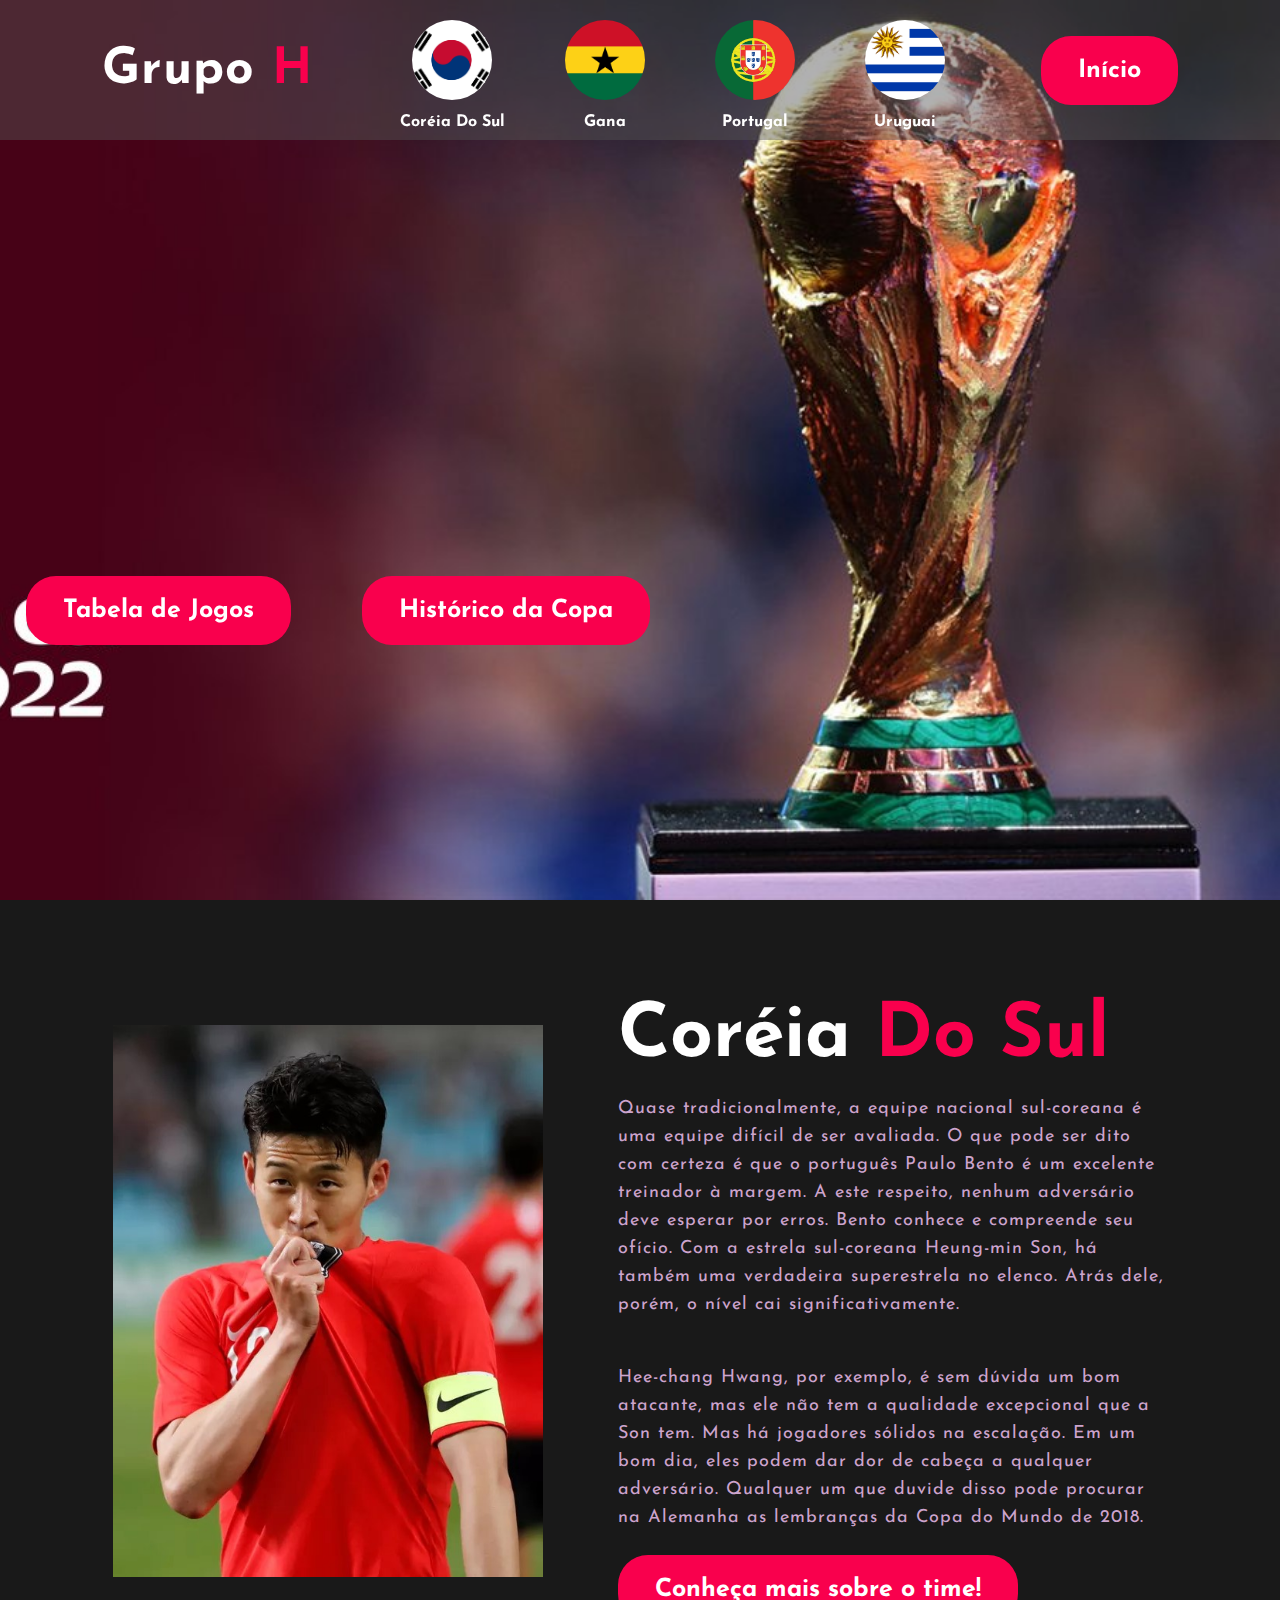
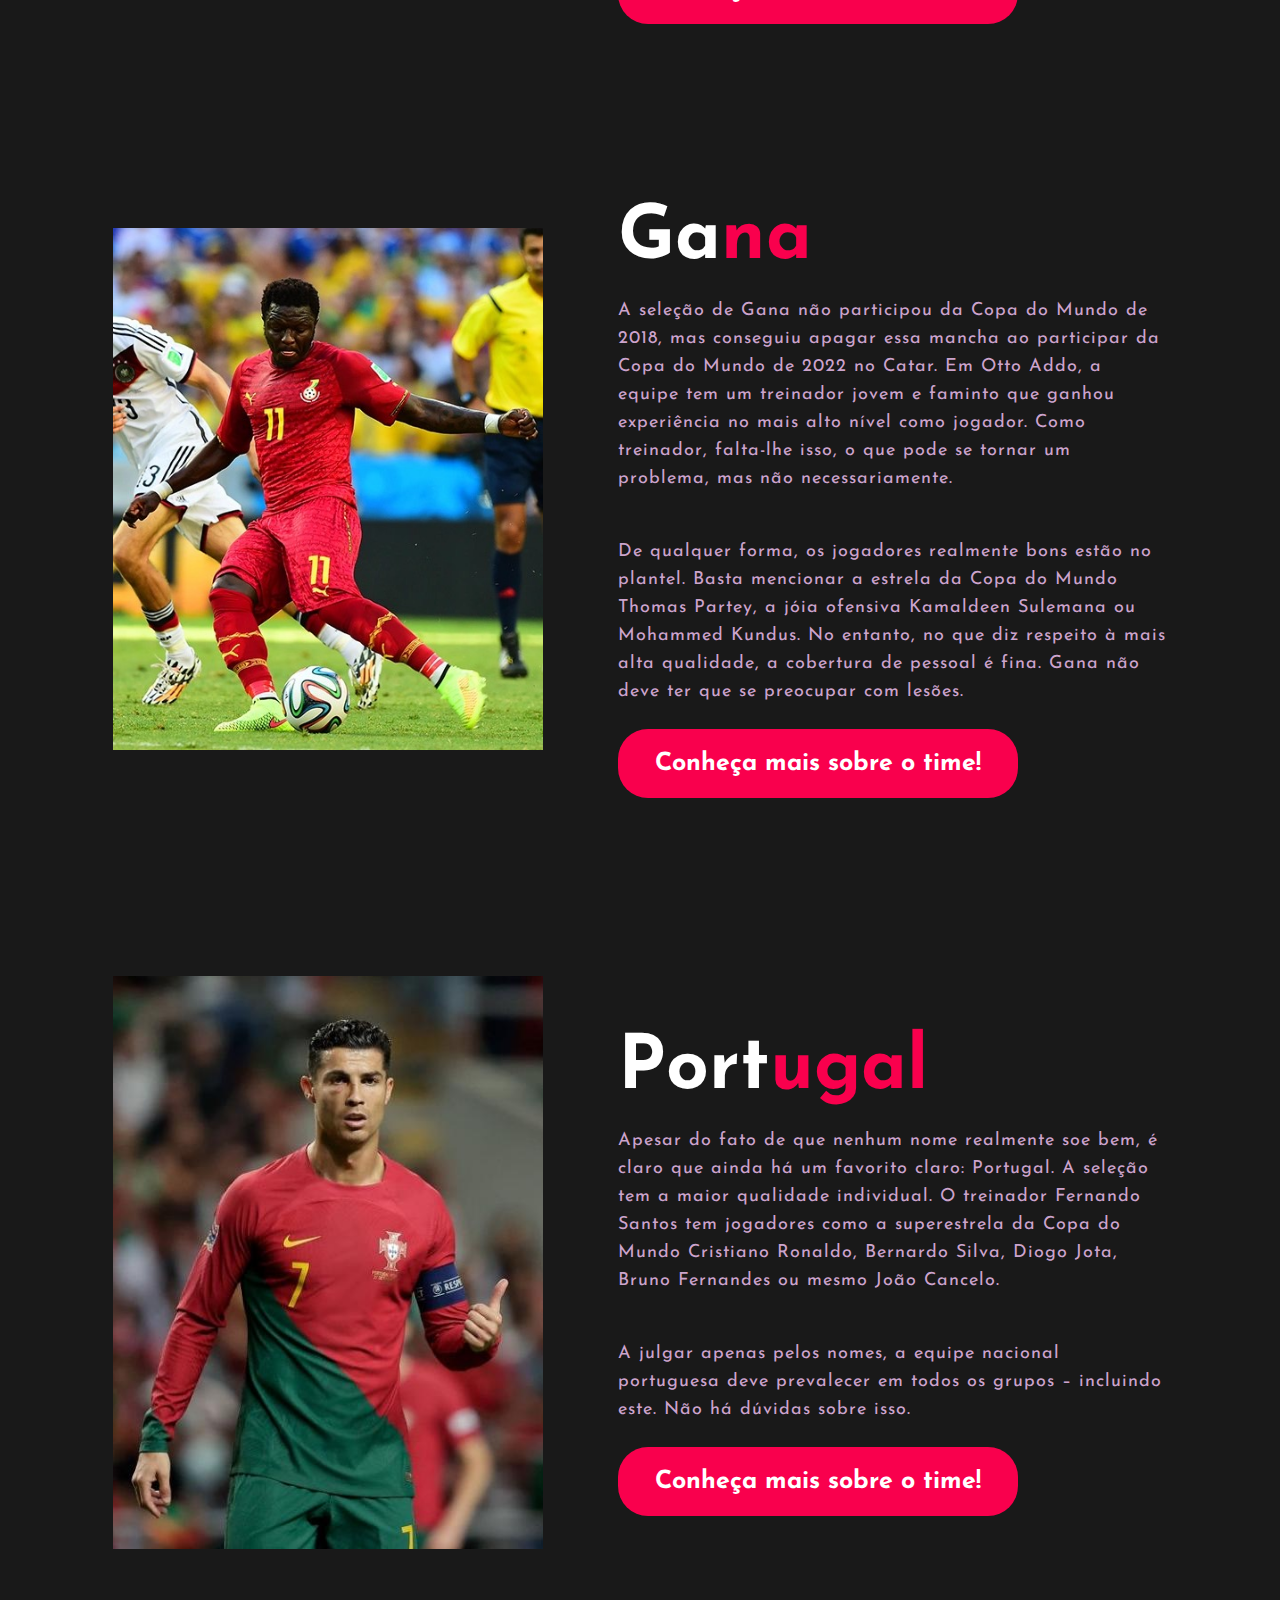
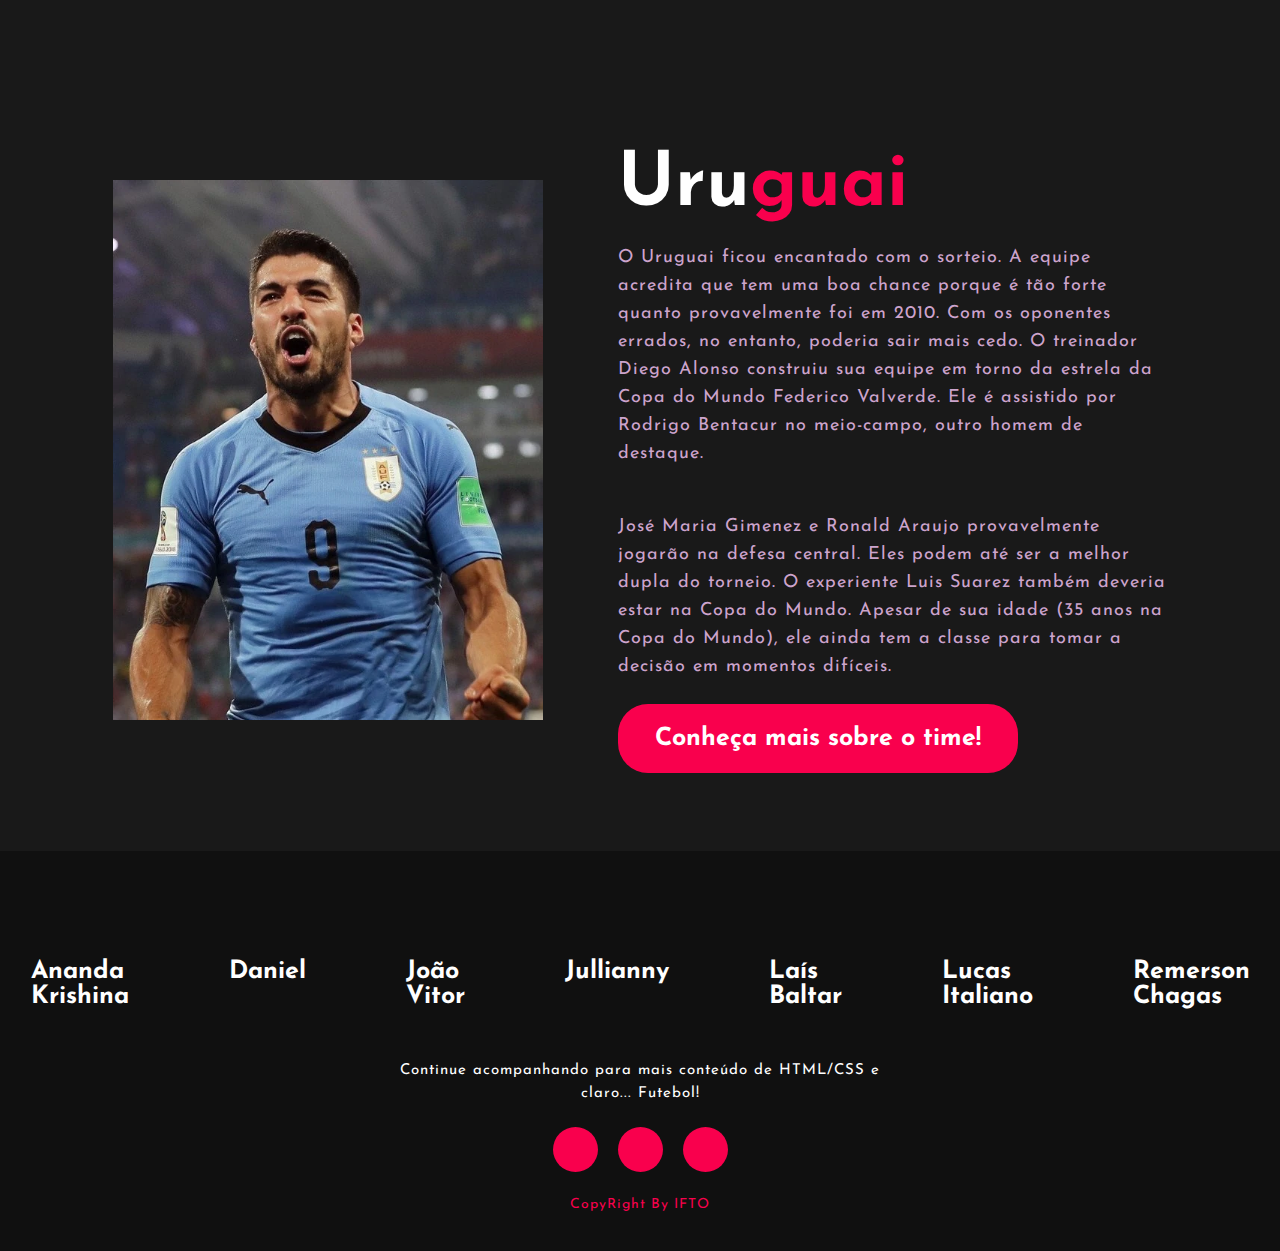
<file: Index.html>
<!DOCTYPE html>
<html lang="en">

<head>
    <meta charset="UTF-8">
    <meta http-equiv="X-UA-Compatible" content="IE=edge">
    <meta name="viewport" content="width=device-width, initial-scale=1.0">
    <link rel="stylesheet" href="Style.css">
    <link
        href="https://fonts.googleapis.com/css2?family=Josefin+Sans:ital,wght@0,100;0,200;0,300;0,400;0,500;0,600;0,700;1,100;1,200;1,300;1,400;1,500;1,600;1,700&display=swap"
        rel="stylesheet">
    <link rel="stylesheet" href="https://cdnjs.cloudflare.com/ajax/libs/font-awesome/5.15.3/css/all.min.css"
        integrity="sha512-iBBXm8fW90+nuLcSKlbmrPcLa0OT92xO1BIsZ+ywDWZCvqsWgccV3gFoRBv0z+8dLJgyAHIhR35VZc2oM/gI1w=="
        crossorigin="anonymous" referrerpolicy="no-referrer" />
    <title>Grupo H</title>
</head>

<body>
        <!--navbar-->
    <div class="background">
        <nav>
            <a href="/Index.html">
                <h2 class="logo">Grupo <span>H</span></h2>
            </a>
            <ul class="lista">
                <li class="nav-paises">
                    <a href="Coreia - Lucas/Index.html"><img src="img/coreia do sul.png"> </a>
                    <a href="Coreia - Lucas/Index.html">Coréia do Sul</a>
                </li>
                <li class="nav-paises">
                    <a href="Gana - Daniel/gana.html"><img src="img/gana.jpg"> </a>
                    <a href="Gana - Daniel/gana.html">Gana</a>
                </li>
                <li class="nav-paises">
                    <a href="Portugal - Remerson/Index.html"><img src="img/portugal.png"></a>
                    <a href="Portugal - Remerson/Index.html">Portugal</a>
                </li>
                <li class="nav-paises">
                    <a href="Uruguai - Jullianny/uruguai.html"><img src="img/uruguai.png"></a>
                    <a href="Uruguai - Jullianny/uruguai.html">Uruguai</a>
                </li>
            </ul>
            <a href="/Index.html" class="btn">Início</a>
        </nav>
        <div class="botoes-inicio">
            <a href="jogos - Ananda/jogos.html"class="btn">Tabela de Jogos</a>
            <a href="Historico - João Vitor/copa.html"class="btn">Histórico da Copa</a>
        </div>
    </div>


    <!--Análise do grupo H-->
    <!--Coreia do Sul-->
    <section class="background-color-Sobre">
        <div class="main-sobre">
            <img src="img/jogador-coreia.jpg">
            <div class="Text-sobre">
                <h2>Coréia <span>do Sul</span></h2>
                <p>Quase tradicionalmente, a equipe nacional sul-coreana é uma equipe difícil de ser avaliada. O que
                    pode ser dito com certeza é que o português Paulo Bento é um excelente treinador à margem. A este
                    respeito, nenhum adversário deve esperar por erros. Bento conhece e compreende seu ofício. Com a
                    estrela sul-coreana Heung-min Son, há também uma verdadeira superestrela no elenco. Atrás dele,
                    porém, o nível cai significativamente.</p>
                <p> Hee-chang Hwang, por exemplo, é sem dúvida um bom atacante, mas ele não tem a qualidade excepcional
                    que a Son tem. Mas há jogadores sólidos na escalação. Em um bom dia, eles podem dar dor de cabeça a
                    qualquer adversário. Qualquer um que duvide disso pode procurar na Alemanha as lembranças da Copa do
                    Mundo de 2018.</p>
                <a href="Coreia - Lucas/Index.html"class="btn">Conheça mais sobre o time!</a>
            </div>
        </div>
    </section>
    <!--Gana-->
    <section class="background-color-Sobre">
        <div class="main-sobre">
            <img src="img/jogador-ganaa.jpg">
            <div class="Text-sobre">
                <h2>Ga<span>na</span></h2>
                <p>A seleção de Gana não participou da Copa do Mundo de 2018, mas conseguiu apagar essa mancha ao
                    participar da Copa do Mundo de 2022 no Catar. Em Otto Addo, a equipe tem um treinador jovem e
                    faminto que ganhou experiência no mais alto nível como jogador. Como treinador, falta-lhe isso, o
                    que pode se tornar um problema, mas não necessariamente.</p>
                <p>De qualquer forma, os jogadores realmente bons estão no plantel. Basta mencionar a estrela da Copa do
                    Mundo Thomas Partey, a jóia ofensiva Kamaldeen Sulemana ou Mohammed Kundus. No entanto, no que diz
                    respeito à mais alta qualidade, a cobertura de pessoal é fina. Gana não deve ter que se preocupar
                    com lesões.</p>
                <a href="Gana - Daniel/gana.html" class="btn">Conheça mais sobre o time!</a>
            </div>
        </div>
    </section>
    <!--Portugal-->
    <section class="background-color-Sobre">
        <div class="main-sobre">
            <img src="img/jogador-portugal.jpg">
            <div class="Text-sobre">
                <h2>Port<span>ugal</span></h2>
                <p>Apesar do fato de que nenhum nome realmente soe bem, é claro que ainda há um favorito claro:
                    Portugal. A seleção tem a maior qualidade individual. O treinador Fernando Santos tem jogadores como
                    a superestrela da Copa do Mundo Cristiano Ronaldo, Bernardo Silva, Diogo Jota, Bruno Fernandes ou
                    mesmo João Cancelo.</p>
                <p>A julgar apenas pelos nomes, a equipe nacional portuguesa deve prevalecer em todos os grupos –
                    incluindo este. Não há dúvidas sobre isso.</p>
                <a href="Portugal - Remerson/Index.html" class="btn">Conheça mais sobre o time!</a>
            </div>
        </div>
    </section>
    <!--Uruguai-->
    <section class="background-color-Sobre">
        <div class="main-sobre">
            <img src="img/jogador-uruguai.jpg">
            <div class="Text-sobre">
                <h2>Uru<span>guai</span></h2>
                <p>O Uruguai ficou encantado com o sorteio. A equipe acredita que tem uma boa chance porque é tão forte
                    quanto provavelmente foi em 2010. Com os oponentes errados, no entanto, poderia sair mais cedo. O
                    treinador Diego Alonso construiu sua equipe em torno da estrela da Copa do Mundo Federico Valverde.
                    Ele é assistido por Rodrigo Bentacur no meio-campo, outro homem de destaque.</p>
                <p>José Maria Gimenez e Ronald Araujo provavelmente jogarão na defesa central. Eles podem até ser a
                    melhor dupla do torneio. O experiente Luis Suarez também deveria estar na Copa do Mundo. Apesar de
                    sua idade (35 anos na Copa do Mundo), ele ainda tem a classe para tomar a decisão em momentos
                    difíceis.</p>
                <a href="Uruguai - Jullianny/uruguai.html" class="btn">Conheça mais sobre o time!</a>
            </div>
        </div>
    </section>

    <!--Rodapé--->
    <footer>
        <div class="nomes">
            <h6>Ananda Krishina</h6>
            <h6>Daniel</h6>
            <h6>João Vitor</h6>
            <h6>Jullianny</h6>
            <h6>Laís Baltar</h6>
            <h6>Lucas Italiano</h6>
            <h6>Remerson Chagas</h6>
        </div>
        <p>Continue acompanhando para mais conteúdo de HTML/CSS e claro... Futebol!</p>
        <div class="Redes-sociais">
            <a href="#"><i class="fab fa-facebook-f"></i></a>
            <a href="#"><i class="fab fa-instagram"></i></a>
            <a href="#"><i class="fab fa-whatsapp"></i></a>
        </div>
        <!--Redes-sociais-->
        <p class="end">CopyRight By IFTO</p>
    </footer>
</body>

</html>
</file>
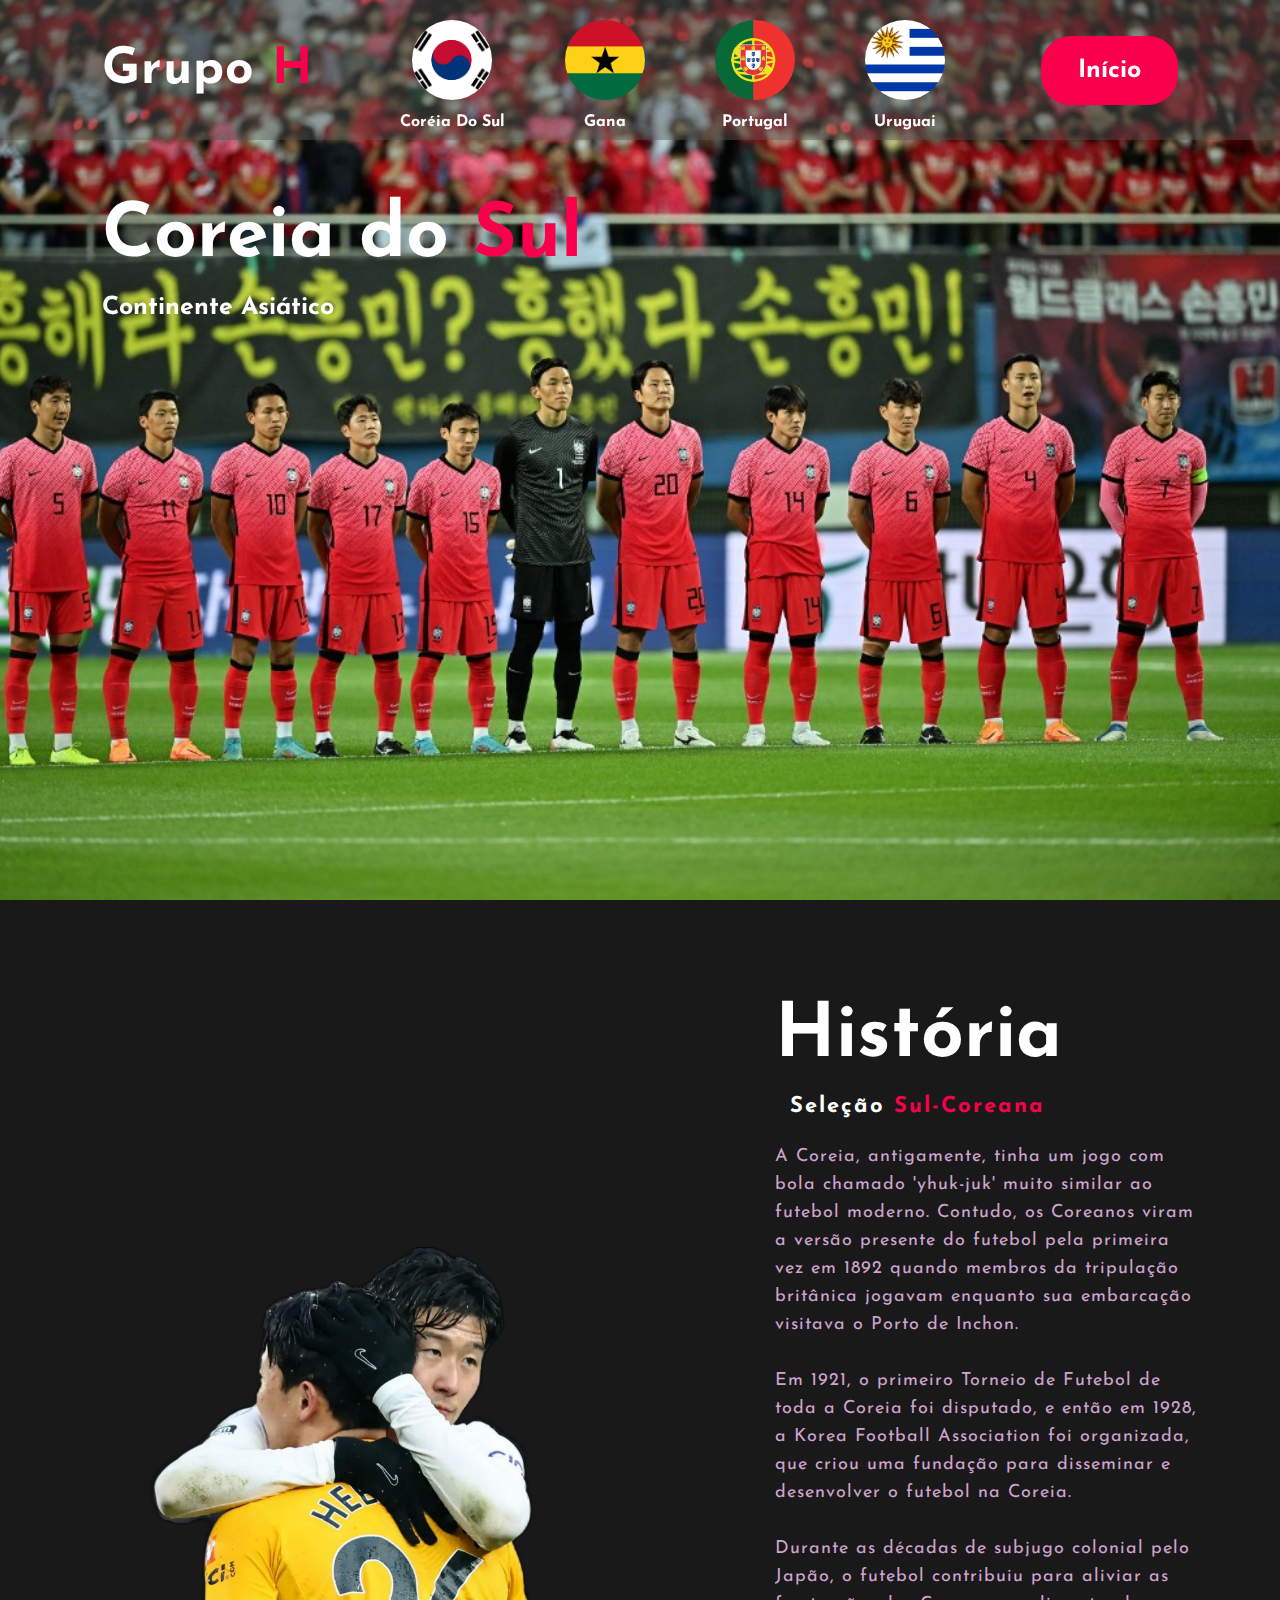
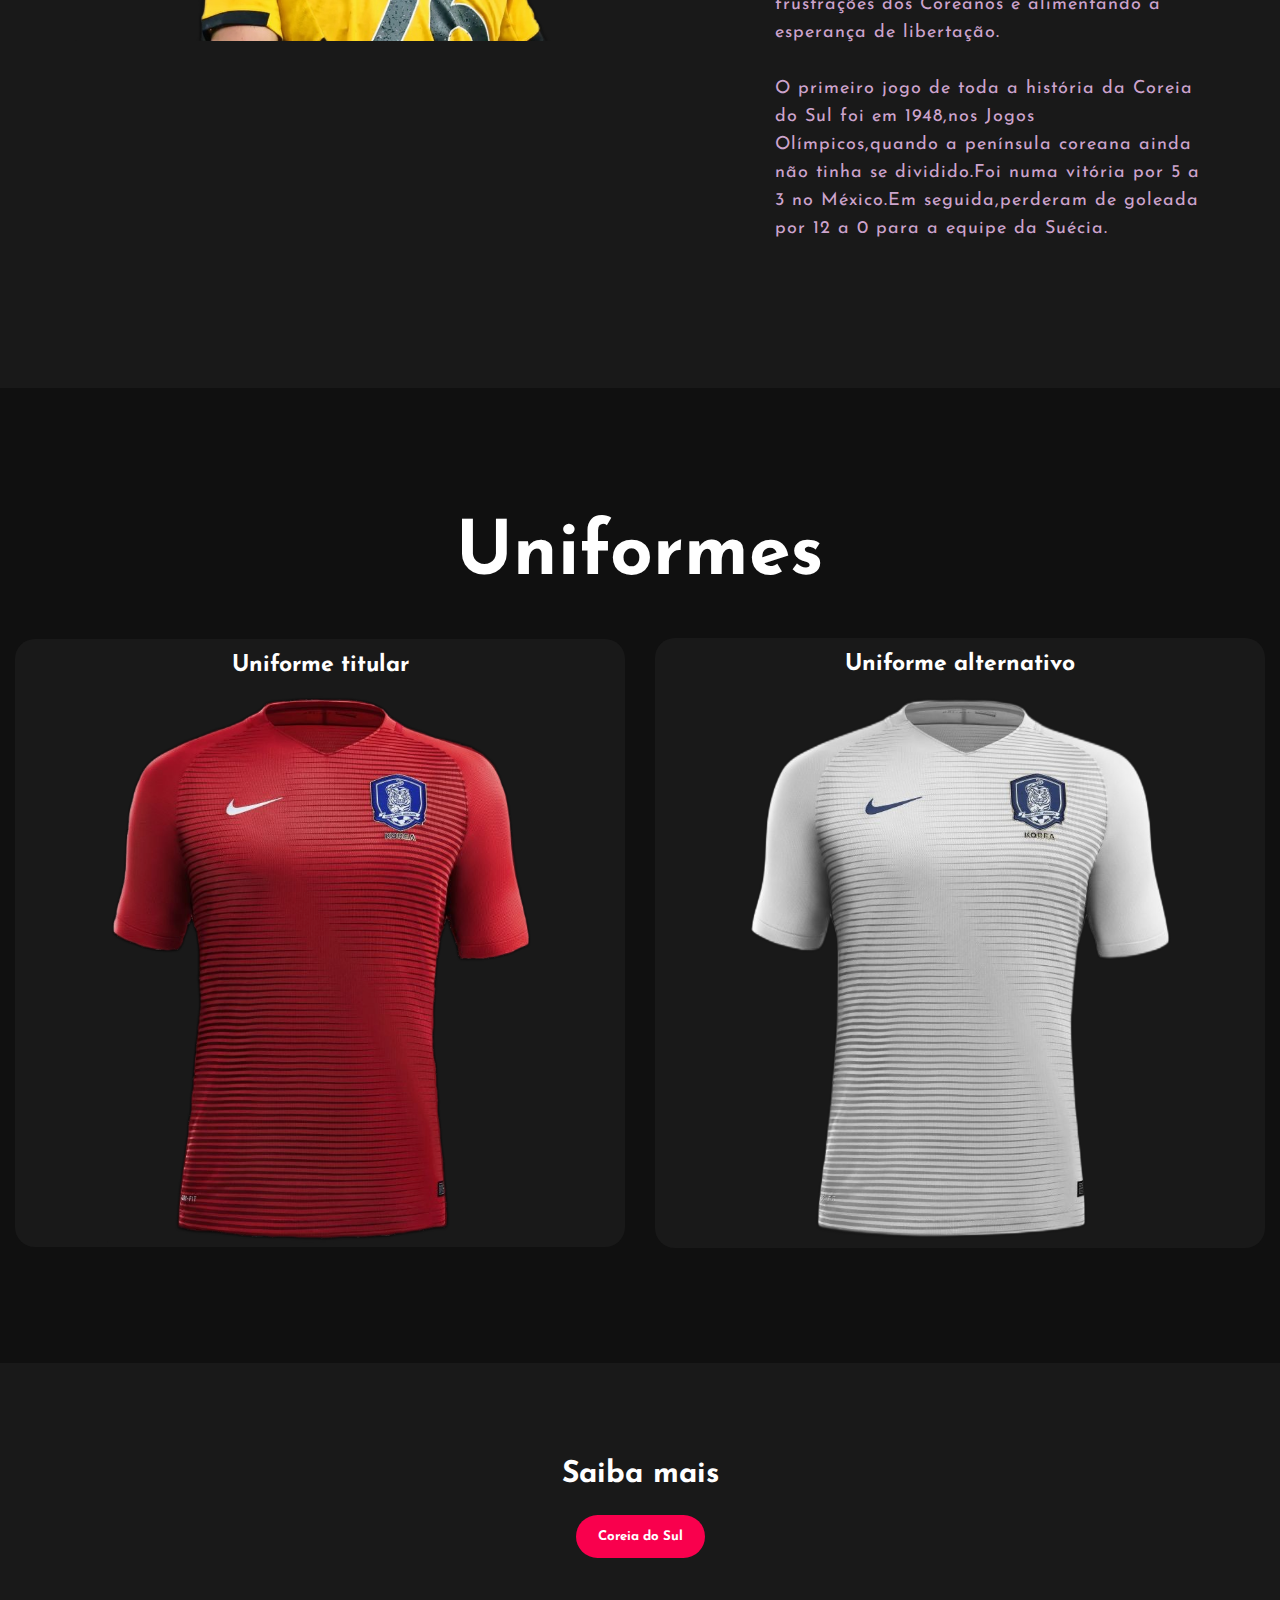
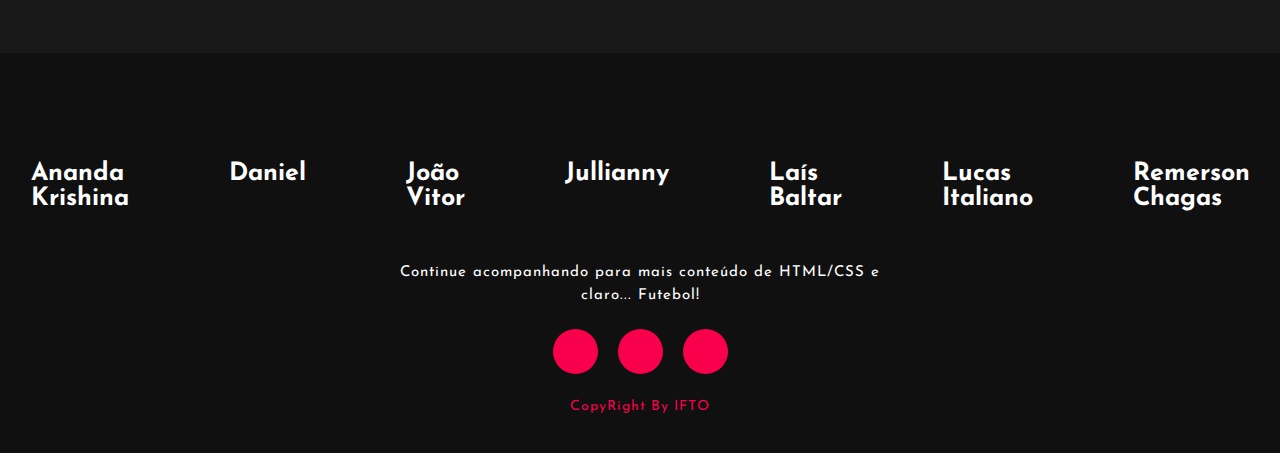
<file: Coreia - Lucas/Index.html>
<!DOCTYPE html>
<html lang="pt-br">

<head>
    <meta charset="UTF-8">
    <meta http-equiv="X-UA-Compatible" content="IE=edge">
    <meta name="viewport" content="width=device-width, initial-scale=1.0">
    <link rel="stylesheet" href="Style.css">
    <link
        href="https://fonts.googleapis.com/css2?family=Josefin+Sans:ital,wght@0,100;0,200;0,300;0,400;0,500;0,600;0,700;1,100;1,200;1,300;1,400;1,500;1,600;1,700&display=swap"
        rel="stylesheet">
    <link rel="stylesheet" href="https://cdnjs.cloudflare.com/ajax/libs/font-awesome/5.15.3/css/all.min.css"
        integrity="sha512-iBBXm8fW90+nuLcSKlbmrPcLa0OT92xO1BIsZ+ywDWZCvqsWgccV3gFoRBv0z+8dLJgyAHIhR35VZc2oM/gI1w=="
        crossorigin="anonymous" referrerpolicy="no-referrer" />
    <title>Coreia do Sul</title>
</head>

<body>
    <div class="background">
        <nav>
            <a href="../Index.html">
                <h2 class="logo">Grupo <span>H</span></h2>
            </a>
            <ul class="lista">
                <li class="nav-paises">
                    <a href="../Coreia - Lucas/Index.html"><img src="../img/coreia do sul.png"> </a>
                    <a href="../Coreia - Lucas/Index.html">Coréia do Sul</a>
                </li>
                <li class="nav-paises">
                    <a href="../Gana - Daniel/gana.html"><img src="../img/gana.jpg"> </a>
                    <a href="../Gana - Daniel/gana.html">Gana</a>
                </li>
                <li class="nav-paises">
                    <a href="../Portugal - Remerson/Index.html"><img src="../img/portugal.png"></a>
                    <a href="../Portugal - Remerson/Index.html">Portugal</a>
                </li>
                <li class="nav-paises">
                    <a href="../Uruguai - Jullianny/uruguai.html"><img src="../img/uruguai.png"></a>
                    <a href="../Uruguai - Jullianny/uruguai.html">Uruguai</a>
                </li>
            </ul>
            <a href="../Index.html" class="btn">Início</a>
        </nav>

        <div class="Main">
            <h1>Coreia do <span>Sul</span></h1>
            <h3>Continente Asiático</h3>
        </div>
    </div>

    <!--Começo-da-seção-sobre-->

    <section class="background-color-Sobre">
        <div class="main-sobre">
            <img src="zyro-image.png">
            <div class="Text-sobre">
                <h2>História</h2>
                <h5>Seleção <span> Sul-Coreana</span></h5>
                <p>A Coreia, antigamente, tinha um jogo com bola chamado 'yhuk-juk' muito similar ao futebol moderno.
                    Contudo, os Coreanos viram a versão presente do futebol pela primeira vez em 1892 quando membros da
                    tripulação britânica jogavam enquanto sua embarcação visitava o Porto de Inchon.<br><br>

                    Em 1921, o primeiro Torneio de Futebol de toda a Coreia foi disputado, e então em 1928, a Korea
                    Football Association foi organizada, que criou uma fundação para disseminar e desenvolver o futebol
                    na Coreia.<br><br>
                    Durante as décadas de subjugo colonial pelo Japão, o futebol contribuiu para aliviar as frustrações
                    dos Coreanos e alimentando a esperança de libertação.<br><br>

                    O primeiro jogo de toda a história da Coreia do Sul foi em 1948,nos Jogos Olímpicos,quando a
                    península coreana ainda não tinha se dividido.Foi numa vitória por 5 a 3 no México.Em
                    seguida,perderam de goleada por 12 a 0 para a equipe da Suécia.</p>
            </div>
            <!--Text-sobre-->
        </div>
        <!--main-sobre-->
    </section>
    <!--background-color-Sobre-->

    <!--Começo-da-seção-nossos-serviços-->

    <div class="Container-serviços">
        <div class="title">
            <h2>Uniformes</h2>
        </div>
        <div class="Caixa">
            <div class="Card">
                <h5>Uniforme titular</h5>
                <img src="camisa.png">
            </div>
            <div class="Card">
                <h5>Uniforme alternativo</h5>
                <img src="camisanova.png">
            </div>
        </div>
    </div>

    <div class="me-contate">
        <p>Saiba mais</p>
        <a href="https://ge.globo.com/futebol/selecoes/coreia-do-sul/" target="_blank"><button type="button">Coreia do Sul</button></a>
    </div>
    <!--me-contate-->

    <!--Rodapé--->
    <footer>
        <div class="nomes">
            <h6>Ananda Krishina</h6>
            <h6>Daniel</h6>
            <h6>João Vitor</h6>
            <h6>Jullianny</h6>
            <h6>Laís Baltar</h6>
            <h6>Lucas Italiano</h6>
            <h6>Remerson Chagas</h6>
        </div>
        <p>Continue acompanhando para mais conteúdo de HTML/CSS e claro... Futebol!</p>
        <div class="Redes-sociais">
            <a href="#"><i class="fab fa-facebook-f"></i></a>
            <a href="#"><i class="fab fa-instagram"></i></a>
            <a href="#"><i class="fab fa-whatsapp"></i></a>
        </div>
        <!--Redes-sociais-->
        <p class="end">CopyRight By IFTO</p>
    </footer>

</body>

</html>
</file>
<file: Style.css>
* {
    padding: 0;
    margin: 0;
    font-family: 'Josefin Sans', sans-serif;
    box-sizing: border-box;
}
/*barra de navegação*/
a{
    text-decoration: none;
}
.background {
    background-image: url(img/background.png);
    background-size: cover;
    background-position: right;
    height: 100vh;
    width: 100%;
}
.lista {
    display: flex;
    flex-direction: row;
    justify-content: center;
    align-items: center;
}
.nav-paises{
    display: flex;
    align-items: center;
    flex-direction: column;
    list-style-type: none;
    padding: 10px 25px;
}
.nav-paises img {
    width: 100px;
    height: 100px;
    border-radius: 50%;
    padding: 10px;
}
.nav-paises a {
    color: #fff;
    /* text-decoration: none; */
    font-weight: bold;
    text-transform: capitalize;
}
.nav-paises a:hover {
    color: #f9004d;
    transform: .4s;
}
nav {
    display: flex;
    align-items: center;
    justify-content: space-between;
    padding-left: 8%;
    padding-right: 8%;
    position: fixed;
    background-color: rgba(85, 84, 84, 0.459);
    background-size: cover;
    background-position: center;
    width: 100%;
}

.logo {
    color: #fff;
    font-size: 50px;
    cursor: pointer;
    letter-spacing: 1px;
}

span {
    color: #f9004d;
}

.btn {
    background-color: #f9004d;
    color: #fff;
    text-decoration: none;
    border: 2px solid transparent;
    font-weight: bold;
    font-size: 25px;
    padding: 20px 35px;
    border-radius: 30px;
    transition: transform .4s;
}

.btn:hover {
    transform: scale(1.2);
}
/*barra de navegação*/

.botoes-inicio{
    display: flex;
    align-items: center;
    justify-content: space-between;
    position: absolute;
    width: 650px;
    padding-left: 2%;
    padding-top: 45%;
}
h1 {
    color: #fff;
    margin: 20px 0px 20px;
    font-size: 75px;
}

h4 {
    color: #fcfc;
    letter-spacing: 2px;
    font-size: 20px;
}

h3 {
    color: #fff;
    font-size: 30px;
    margin-bottom: 50px;
}
a{
    text-decoration: none;
}

/*sobre os times*/
.background-color-Sobre {
    background-color: #191919;
    width: 100%;
    padding: 100px 0px;
}

.background-color-Sobre img {
    width: 430px;
    height: auto;
}

.Text-sobre {
    width: 550px;
}

.main-sobre {
    display: flex;
    align-items: center;
    justify-content: space-around;
    width: 1130px;
    margin: 0 auto;
}

.Text-sobre h2 {
    color: #fff;
    font-size: 75px;
    text-transform: capitalize;
    margin-bottom: 20px;
}

.Text-sobre p {
    color: #fcfc;
    letter-spacing: 1px;
    line-height: 28px;
    font-size: 18px;
    margin-bottom: 45px;
}

/*footer*/

.nomes{
    display: flex;
}
.nomes h6{
    margin: 50px;
    font-size: 25px;
    color: #fff;
}
.nomes h6:hover{
    color: #f9004d;
    transform: scale(1.2);
    transition: .3s;
}
footer {
    position: relative;
    height: 400px;
    background-color: #101010;
    display: flex;
    flex-direction: column;
    align-items: center;
    justify-content: center;
}

footer p {
    color: #fff;
    font-size: 15px;
    width: 500px;
    text-align: center;
    letter-spacing: 1px;
    line-height: 23px;
}

.Redes-sociais {
    display: flex;
}

.Redes-sociais a {
    background-color: #f9004d;
    width: 45px;
    height: 45px;
    border-radius: 50%;
    margin: 22px 10px;
    color: #fff;
    text-decoration: none;
    font-size: 20px;
    align-items: center;
    display: flex;
    justify-content: center;
}

.Redes-sociais a:hover {
    transform: scale(1.2);
    transition: .3s;
}

.end {
    position: absolute;
    color: #f9004d;
    bottom: 35px;
    font-size: 14px;
}
</file>
<file: Coreia - Lucas/Style.css>
*{
    padding: 0;
    margin: 0;
    font-family: 'Josefin Sans', sans-serif;
    box-sizing: border-box;
}

body{
    background-color: #0f0f0f;
}
a{
    text-decoration: none;
}
.background{
    background-image: url(time.jpg);
    background-size: cover;
    background-position: right;
    height: 100vh;
    width: 100%;
}
.lista {
    display: flex;
    flex-direction: row;
    justify-content: center;
    align-items: center;
}
.nav-paises{
    display: flex;
    align-items: center;
    flex-direction: column;
    list-style-type: none;
    padding: 10px 25px;
}
.nav-paises img {
    width: 100px;
    height: 100px;
    border-radius: 50%;
    padding: 10px;
}
.nav-paises a {
    color: #fff;
    font-weight: bold;
    text-transform: capitalize;
}
.nav-paises a:hover {
    color: #f9004d;
    transform: .4s;
}
nav {
    display: flex;
    align-items: center;
    justify-content: space-between;
    padding-left: 8%;
    padding-right: 8%;
    position: fixed;
    background-color: rgba(85, 84, 84, 0.459);
    background-size: cover;
    background-position: center;
    width: 100%;
}

.logo {
    color: #fff;
    font-size: 50px;
    cursor: pointer;
    letter-spacing: 1px;
}

span {
    color: #f9004d;
}

.btn {
    background-color: #f9004d;
    color: #fff;
    text-decoration: none;
    border: 2px solid transparent;
    font-weight: bold;
    font-size: 25px;
    padding: 20px 35px;
    border-radius: 30px;
    transition: transform .4s;
}

.btn:hover {
    transform: scale(1.2);
}

.Main{
    position: absolute;
    top: 20%;
    left: 8%;
}

.Main span{
    color: #f9004d;
}

h1{
    color: #fff;
    margin: 20px 0px 20px;
    font-size: 75px;
}

h4{
    color: #f9004d; 
    letter-spacing: 2px;
    font-size: 20px;
}

h3{
    color: #fff;
    font-size: 25px;
    margin-bottom: 50px;
}

.background-color-Sobre{
    background-color: #191919;
    width: 100%;
    padding: 100px 0px;
    height: auto;
}

.main-sobre img{
    width: 700px;
}

.Text-sobre{
    width: 550px;
}

.main-sobre{
   display: flex;
   align-items: center;
   justify-content: space-around;
   width: 1130px;
   margin: 0 auto;
}

.Text-sobre h2{
    color: #fff;
    font-size: 75px;
    text-transform: capitalize;
    margin-bottom: 20px;
}

.Text-sobre h5{
    color: #fff;
    letter-spacing: 2px;
    font-size: 22px;
    margin-bottom: 25px;
    text-transform: capitalize;
}

.Text-sobre p{
    color: #fcfc;
    letter-spacing: 1px;
    line-height: 28px;
    font-size: 18px;
    margin-bottom: 45px;
}

button{
    background-color: #f9004d;
    color: #fff;
    text-transform: none;
    border: 2px solid transparent;
    font-weight: bold;
    padding: 13px 20px;
    border-radius: 30px;
    transition: .4s;
    
}

button:hover{
    background-color: transparent;
    border: 2px solid #f9004d;
    cursor: pointer;
}

.Container-serviços{
    background-color: #101010;
    width: 100%;
    padding: 100px 0px;
}

.title h2{
    color: #fff;
    font-size: 75px;
    width: 1130px;
    margin: 30px auto;
    text-align: center;
}

.Caixa{
    display: flex;
    justify-content: center;
    align-items: center;
    min-height: 400px;
    flex-wrap: nowrap;
}

.Card{
    background: #191919;
    height: auto;
    width: auto;
    border-radius: 20px;
    margin: 15px;
    position:static;
    text-align: center; 
}
.Card img{
    width: 70%;
    height: 70%;
}
h5{
    color: #fff;
    font-size: 23px;
    margin: 15px;
}

.me-contate {
    width: 100%;
    height: 290px;
    background-color: #191919;
    display: flex;
    flex-direction: column;
    justify-content: center;
    align-items: center ;
}

.me-contate p{
    color: #fff;
    font-size: 30px;
    font-weight: bold;
    margin-bottom: 25px;
}

.nomes{
    display: flex;
}
.nomes h6{
    margin: 50px;
    font-size: 25px;
    color: #fff;
}
.nomes h6:hover{
    color: #f9004d;
    transform: scale(1.2);
    transition: .3s;
}
footer {
    position: relative;
    height: 400px;
    background-color: #101010;
    display: flex;
    flex-direction: column;
    align-items: center;
    justify-content: center;
}

footer p {
    color: #fff;
    font-size: 15px;
    width: 500px;
    text-align: center;
    letter-spacing: 1px;
    line-height: 23px;
}

.Redes-sociais {
    display: flex;
}

.Redes-sociais a {
    background-color: #f9004d;
    width: 45px;
    height: 45px;
    border-radius: 50%;
    margin: 22px 10px;
    color: #fff;
    text-decoration: none;
    font-size: 20px;
    align-items: center;
    display: flex;
    justify-content: center;
}

.Redes-sociais a:hover {
    transform: scale(1.2);
    transition: .3s;
}

.end {
    position: absolute;
    color: #f9004d;
    bottom: 35px;
    font-size: 14px;
}
</file>
